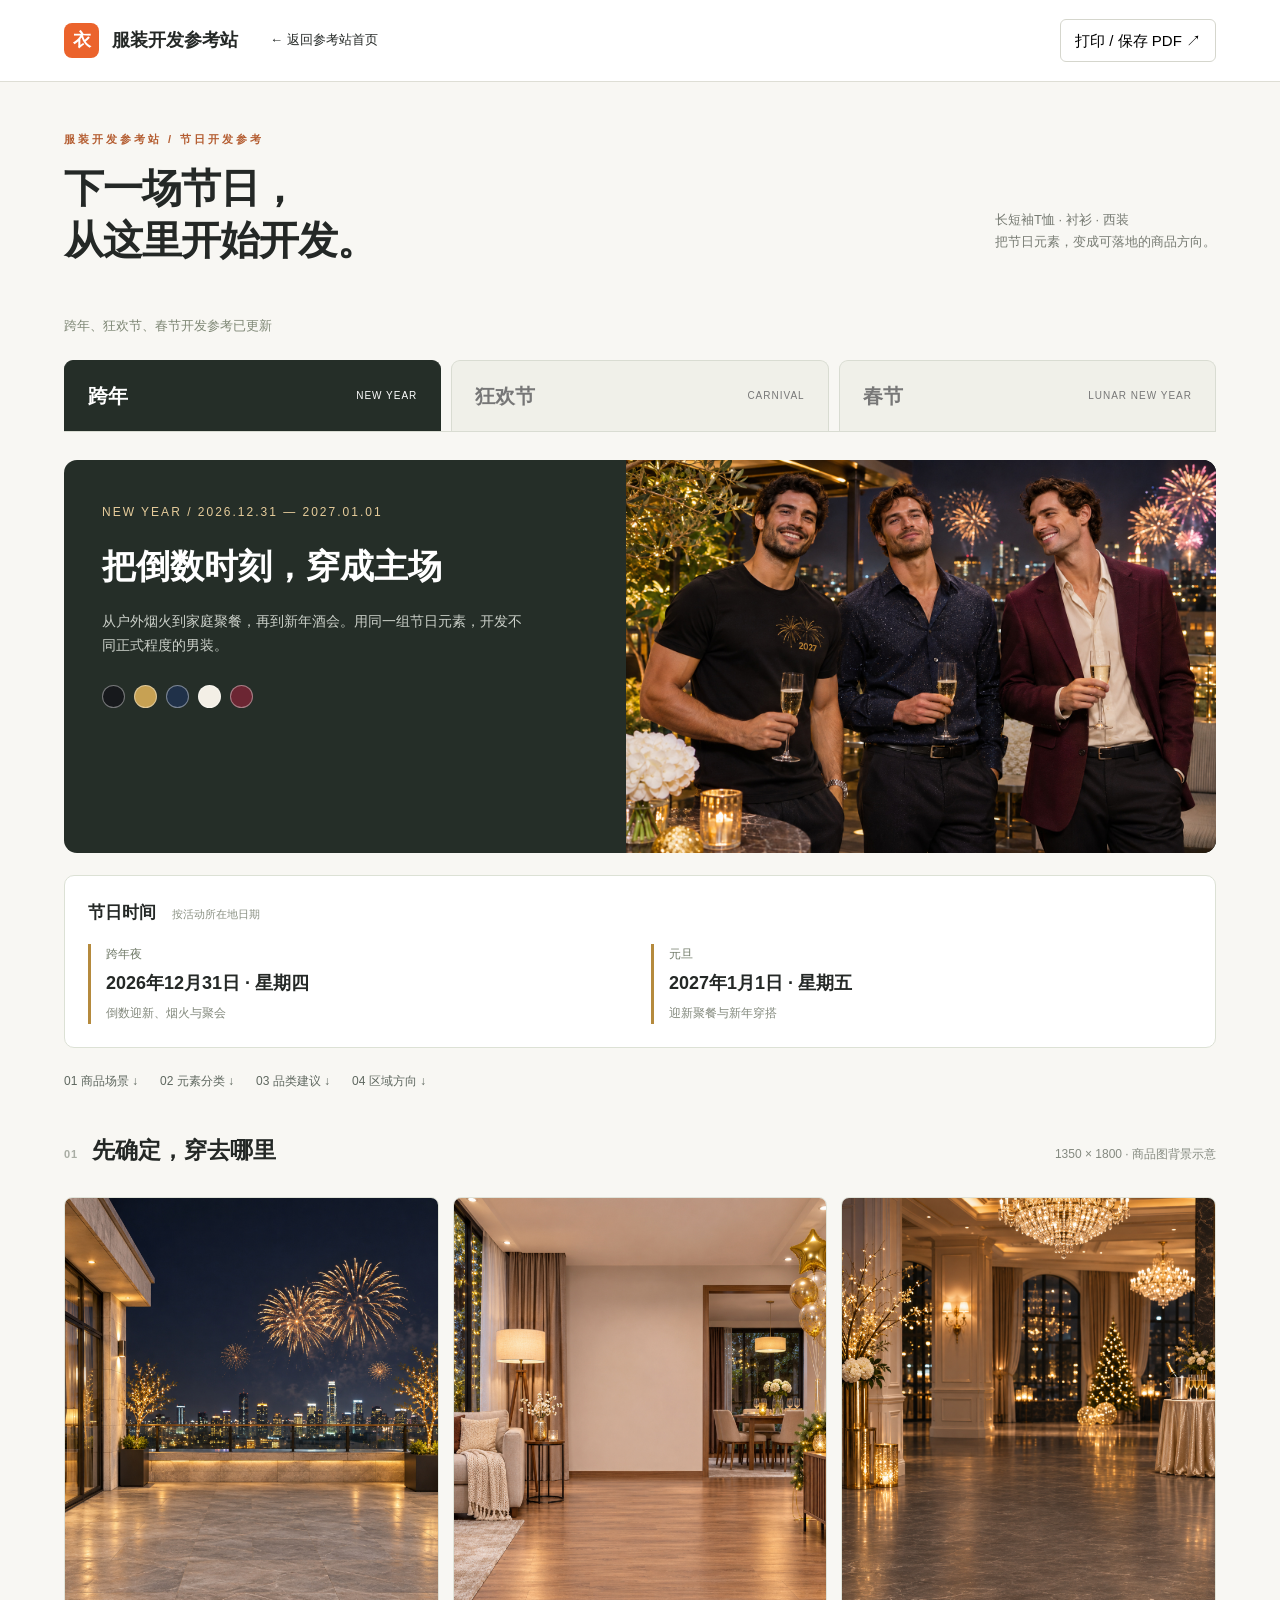
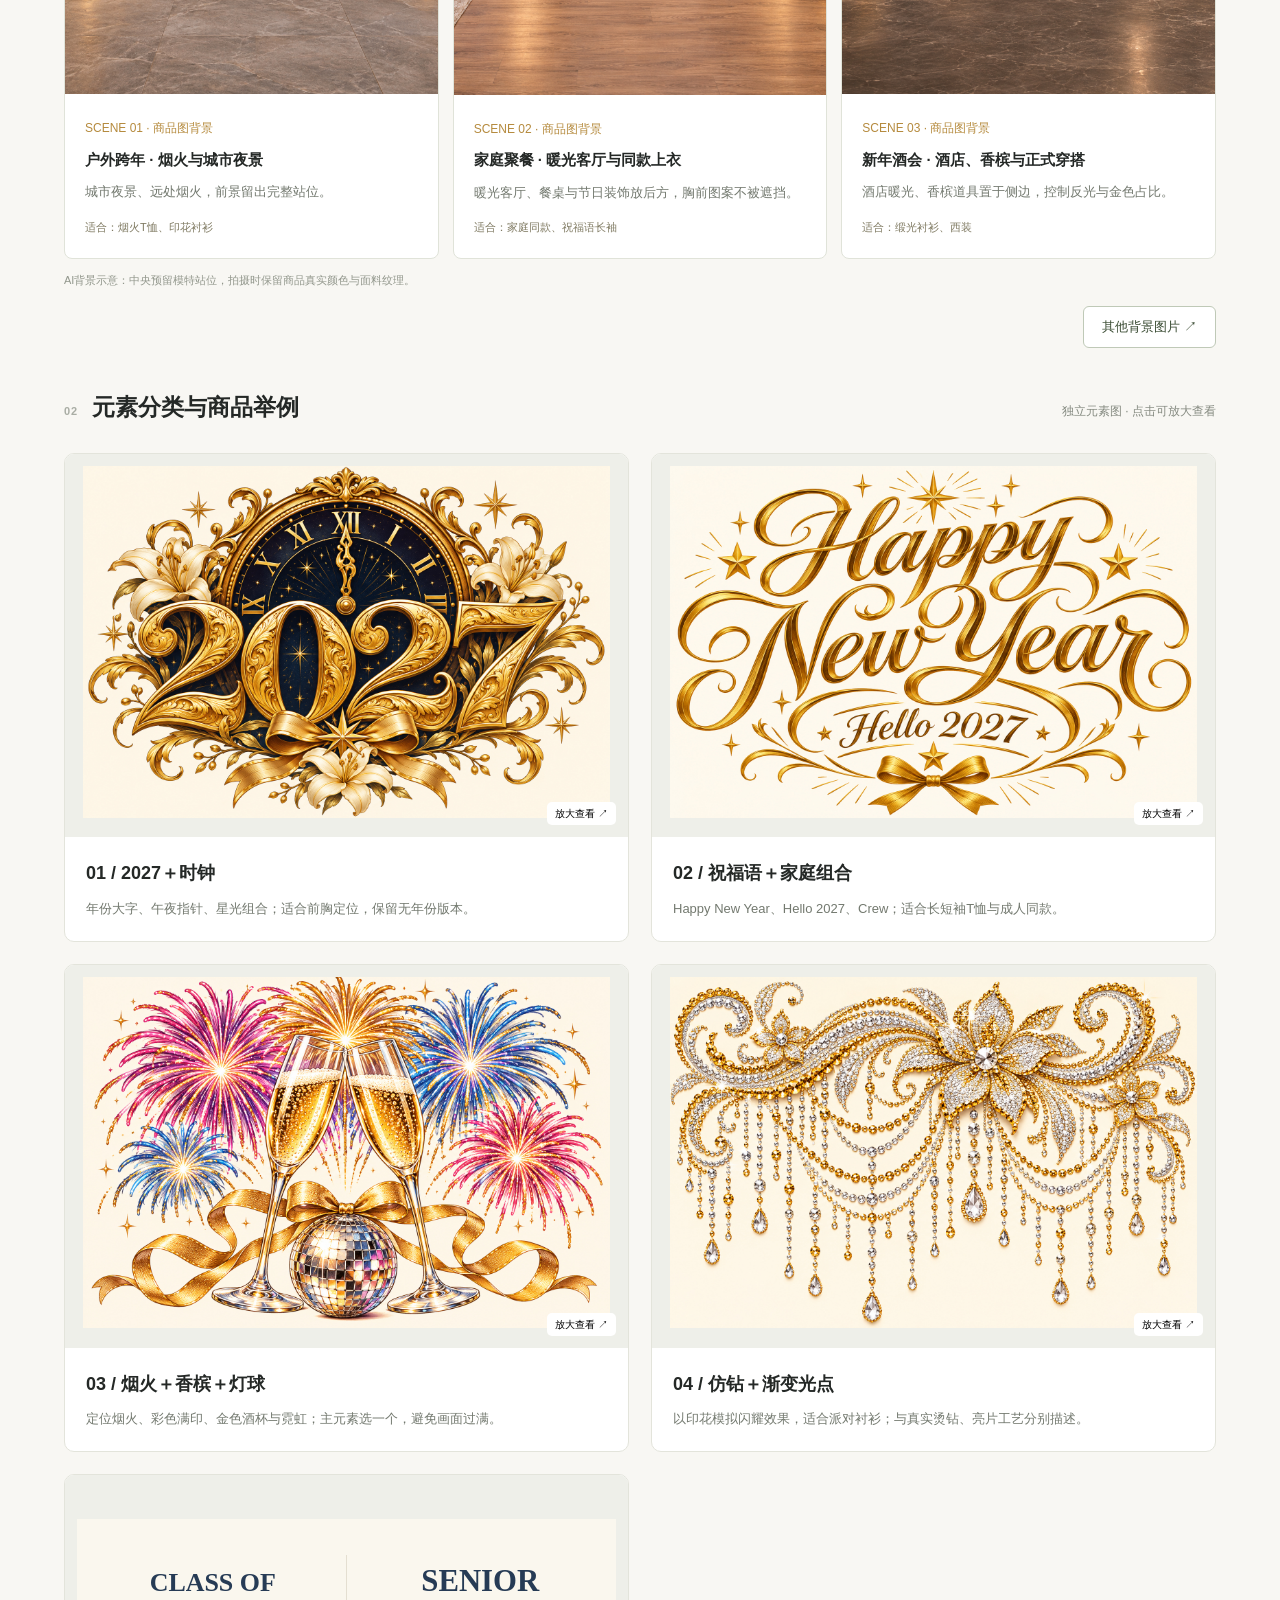
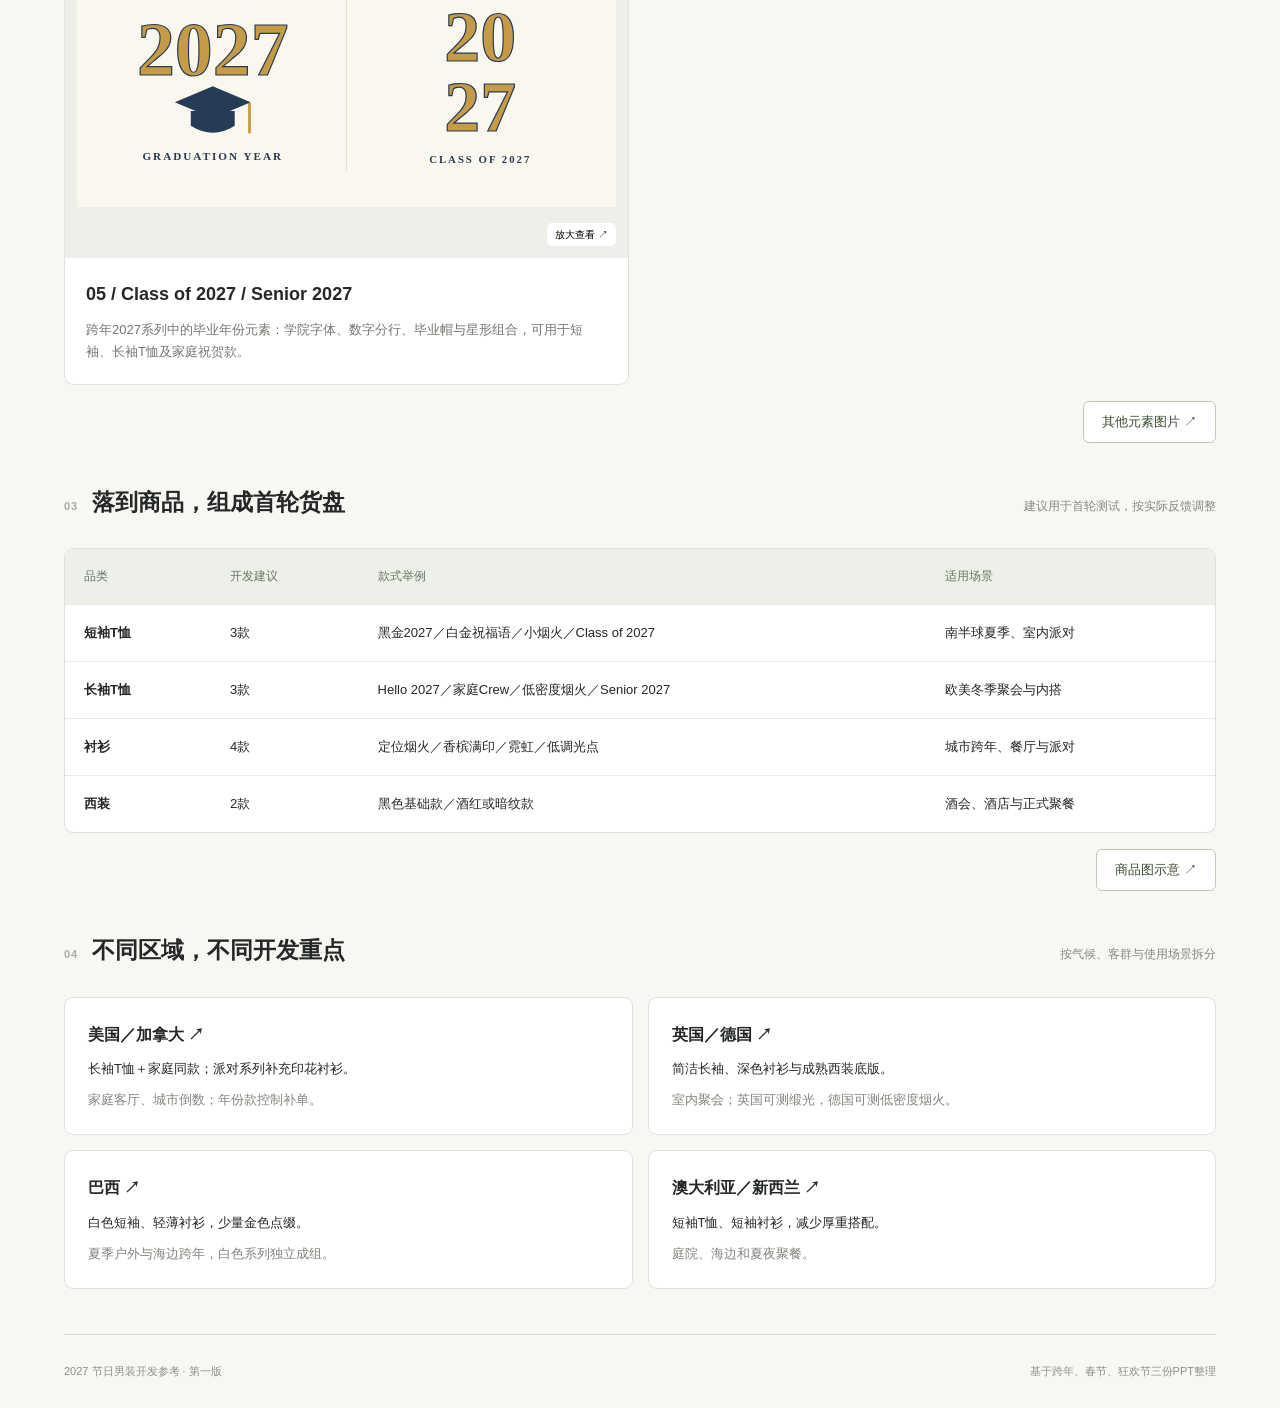
<file: festivals.html>
<!DOCTYPE html><html lang="zh-CN"><head><meta charset="utf-8"><meta name="viewport" content="width=device-width,initial-scale=1"><title>节日开发参考 · 服装开发参考站</title><meta name="description" content="跨年、春节与狂欢节男装开发参考"><link rel="stylesheet" href="style.css"></head><body><header><a href="#newyear" class="brand"><span>衣</span> 服装开发参考站</a><a href="index.html" style="color:inherit;text-decoration:none;font-size:13px">← 返回参考站首页</a><button onclick="window.print()" class="print">打印 / 保存 PDF ↗</button></header><main><div class="opening"><div><p class="eyebrow">服装开发参考站 / 节日开发参考</p><h1>下一场节日，<br>从这里开始开发。</h1></div><p>长短袖T恤 · 衬衫 · 西装<br>把节日元素，变成可落地的商品方向。</p></div><p style="color:#7e8775;font-size:13px">跨年、狂欢节、春节开发参考已更新</p><nav aria-label="节日页签" role="tablist" id="tabs"></nav><div id="content"></div><footer>2027 节日男装开发参考 · 第一版 <span>基于跨年、春节、狂欢节三份PPT整理</span></footer></main><dialog id="viewer"><button aria-label="关闭大图" onclick="this.parentElement.close()">关闭 ×</button><img alt="参考图放大"><p>原创元素示意，实际印花与工艺效果以打样为准。</p></dialog><script src="data.js?v=confirmed-20261109"></script><script src="app.js"></script></body></html>
</file>
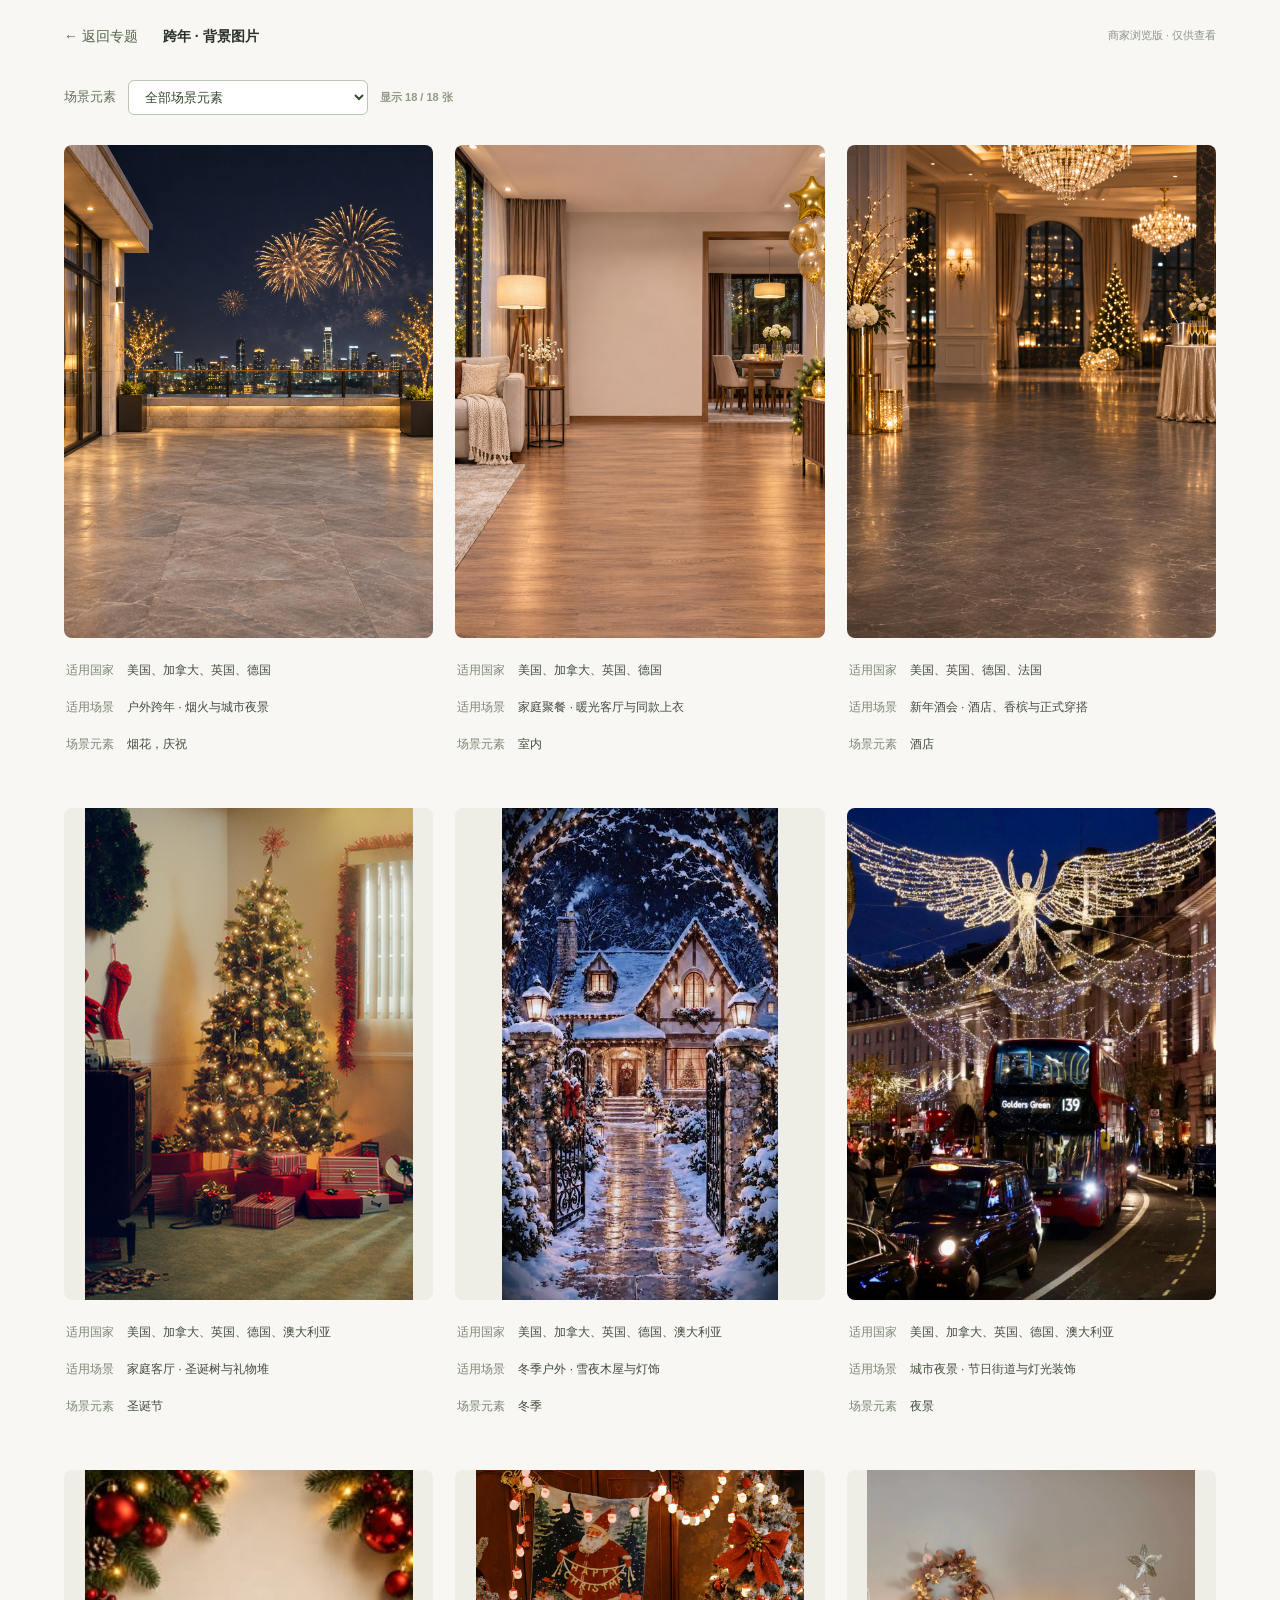
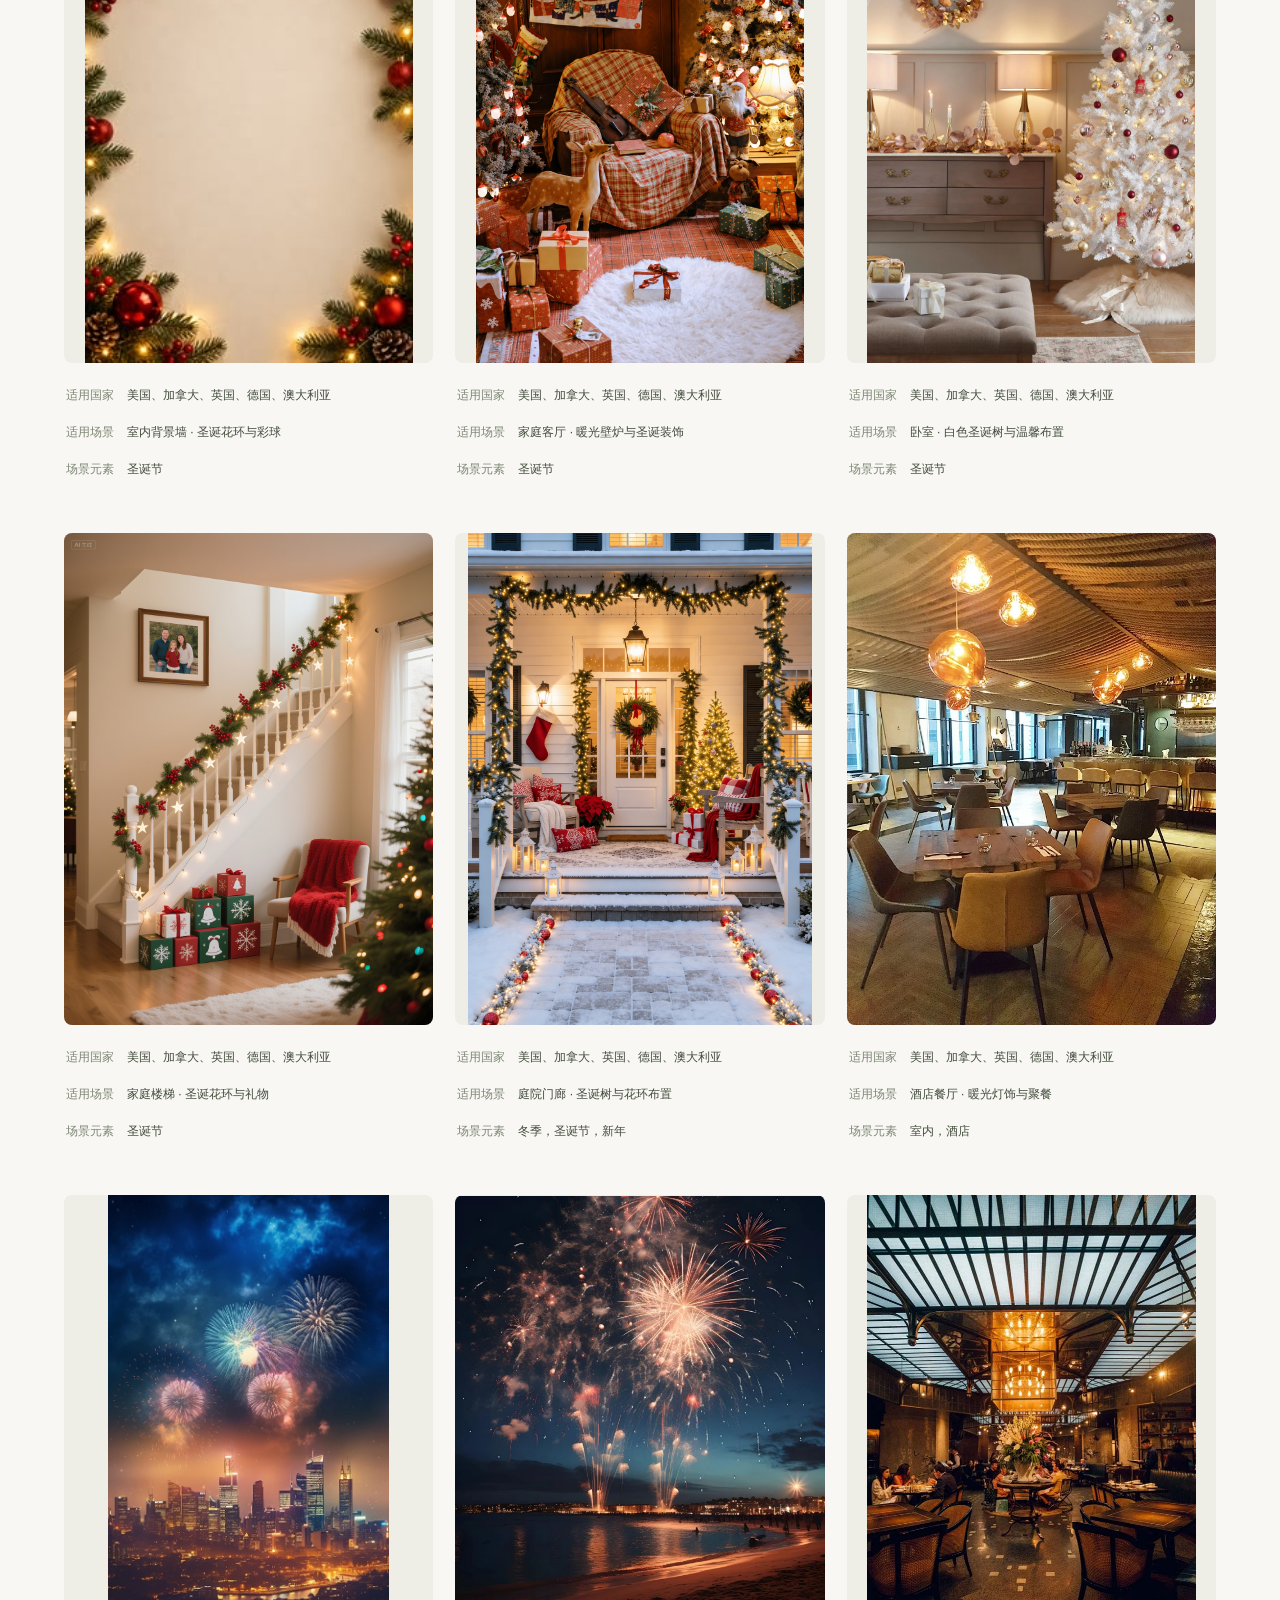
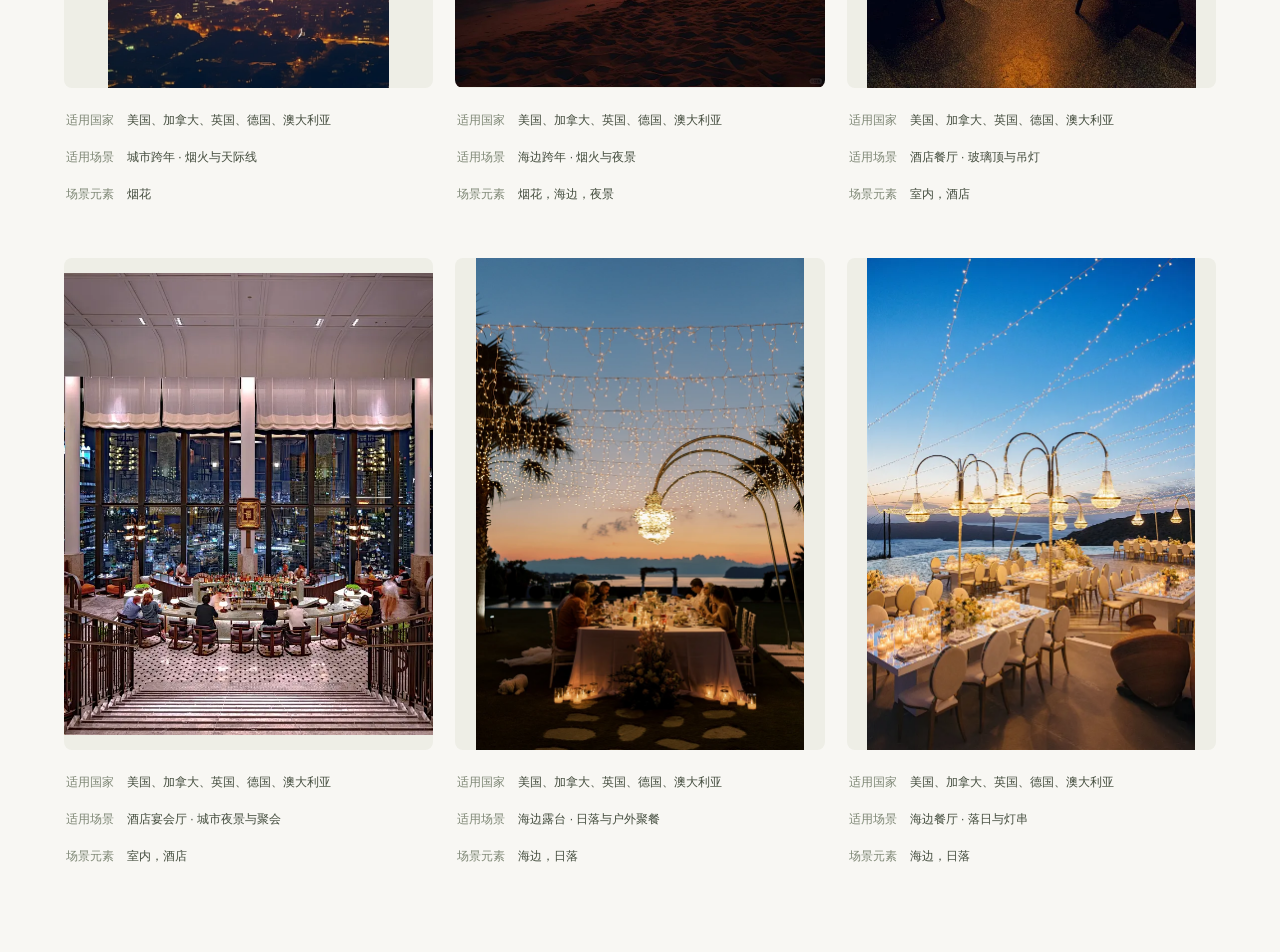
<file: gallery.html>
<!doctype html><html lang="zh-CN"><head><meta charset="utf-8"><meta name="viewport" content="width=device-width,initial-scale=1"><title>图片参考</title><link rel="stylesheet" href="gallery.css?v=ai-20261109"></head><body><nav><a id="back" href="index.html">← 返回专题</a><span id="page-name"></span><small id="status">商家浏览版 · 仅供查看</small></nav><main id="gallery"></main><dialog id="large"><button type="button" id="close">关闭 ×</button><img alt="高清图片"></dialog><script src="data.js?v=confirmed-20261109"></script><script src="migrated-data.js?v=confirmed-20261109"></script><script src="gallery.js?v=ai-20261109"></script></body></html>
</file>
<file: style.css>
*{box-sizing:border-box}html{scroll-behavior:smooth}body{margin:0;background:#f8f7f3;color:#242826;font:15px/1.7 -apple-system,BlinkMacSystemFont,"Segoe UI","Microsoft Yahei",sans-serif}button,a{-webkit-tap-highlight-color:transparent}button{font:inherit;cursor:pointer}header{height:82px;border-bottom:1px solid #deded5;padding:0 5%;display:flex;align-items:center;gap:32px;background:#fff}.brand{font-size:18px;font-weight:700;color:inherit;text-decoration:none}.brand span{display:inline-grid;place-items:center;background:#eb632c;color:#fff;width:35px;height:35px;margin-right:8px;border-radius:8px}header small{font-size:10px;letter-spacing:2px;color:#85877f}.print{margin-left:auto;background:none;border:1px solid #d5d6cd;border-radius:6px;padding:8px 14px}main{max-width:1370px;margin:auto;padding:0 5%}.opening{display:flex;align-items:end;justify-content:space-between;padding:48px 0 36px;gap:25px}.eyebrow{color:#b45d31;letter-spacing:3px;font-size:11px;font-weight:700;margin:0 0 13px}h1{font-size:40px;line-height:1.3;letter-spacing:-1px;margin:0}.opening>p{color:#777b73;font-size:13px}nav{display:flex;border-bottom:1px solid #d9dcd2;margin-bottom:28px;gap:10px;position:sticky;top:0;background:#f8f7f3;z-index:3;padding-top:10px}nav button{flex:1;display:flex;justify-content:space-between;align-items:center;padding:18px 23px;border:1px solid #d9dcd2;border-bottom:0;background:#f0f0e9;border-radius:9px 9px 0 0;color:#777}nav button[aria-selected=true]{background:#252e28;color:#fff;border-color:#252e28}nav strong{font-size:20px}nav small{font-size:10px;letter-spacing:1px}.hero{display:grid;grid-template-columns:1fr 1.05fr;background:#252e28;color:#fff;border-radius:13px;overflow:hidden;min-height:360px}.hero-copy{padding:38px}.hero .date{display:inline-block;font-size:12px;letter-spacing:2px;color:#e6cc9b;margin-bottom:22px}.hero h2{font-size:34px;line-height:1.35;margin:0 0 20px}.hero p{color:#cbd0c9;max-width:420px;font-size:14px}.hero-img{width:100%;height:100%;object-fit:cover;max-height:430px}.swatches{display:flex;gap:9px;margin-top:27px}.swatches span{height:23px;width:23px;border-radius:50%;border:1px solid #ffffff66}.jump{display:flex;flex-wrap:wrap;gap:22px;margin:23px 0 38px;font-size:12px}.jump a{color:#5e675f;text-decoration:none}.section-head{display:flex;align-items:baseline;gap:14px;margin:40px 0 20px}.section-head b{font-size:11px;color:#a9ada4;letter-spacing:1px}.section-head h2{font-size:23px;margin:0}.section-head p{margin-left:auto;color:#858a80;font-size:12px}.scenes{display:grid;grid-template-columns:repeat(3,1fr);gap:14px}.scene{padding:22px;background:#eeefe7;border-radius:8px}.scene span{color:var(--accent);font-size:12px}.scene h3{font-size:15px;margin:7px 0}.cards{display:grid;grid-template-columns:repeat(2,1fr);gap:22px}.card{background:#fff;border:1px solid #e3e4db;border-radius:10px;overflow:hidden}.imagebutton{display:block;width:100%;padding:12px;background:#eeefe9;border:0;position:relative;height:250px}.imagebutton img{width:100%;height:100%;object-fit:contain}.imagebutton em{position:absolute;bottom:12px;right:12px;font-size:10px;font-style:normal;background:#fff;padding:3px 8px;border-radius:5px}.card-copy{padding:21px}.card h3{margin:0 0 9px;font-size:18px}.card p{margin:0;font-size:13px;color:#73796f}.tablewrap{overflow:auto;background:#fff;border:1px solid #dfe2d8;border-radius:9px}table{border-collapse:collapse;width:100%;min-width:650px;text-align:left}th{background:#edf0e8;color:#6c756a;font-size:12px;font-weight:500}th,td{padding:17px 19px;border-bottom:1px solid #e9ebe4}td{font-size:13px}td:first-child{font-weight:700;white-space:nowrap}tr:last-child td{border:0}.regions{display:grid;grid-template-columns:repeat(2,1fr);gap:15px}.region{background:#fff;border:1px solid #e1e3d9;padding:23px;border-radius:9px}.region h3{font-size:16px;margin:0 0 10px}.region p{font-size:13px;margin:6px 0}.region small{color:#81877d}.note{margin-top:25px;background:#eee9dd;padding:18px 22px;color:#776c51;font-size:12px;border-radius:8px}.workflow{display:grid;grid-template-columns:repeat(4,1fr);gap:15px;padding:24px;background:#e9ede4;border-radius:10px}.workflow strong{display:block;margin-bottom:7px}.workflow p{font-size:12px;margin:0;color:#737b6c}footer{border-top:1px solid #d9ddd2;padding:27px 0;margin-top:45px;font-size:11px;color:#8c9285}footer span{float:right}dialog{width:min(1100px,96vw);max-height:94vh;border:0;border-radius:12px;padding:20px;background:#f7f7f2}dialog::backdrop{background:#111b}dialog img{width:100%;max-height:78vh;object-fit:contain}dialog button{float:right;border:0;background:#e5e8de;padding:6px 12px;border-radius:4px}dialog p{font-size:12px;color:#6c7565}a:focus-visible,button:focus-visible{outline:3px solid #eb632c;outline-offset:3px}@media(max-width:700px){header{height:68px;padding:0 5%}header small,.print{display:none}.opening{padding:30px 0 20px;display:block}h1{font-size:30px}.opening>p{font-size:12px}nav{gap:5px}nav button{padding:12px 10px;display:block}nav strong{font-size:17px}nav small{display:block;font-size:8px}.hero{grid-template-columns:1fr}.hero-copy{padding:27px}.hero h2{font-size:27px}.hero-img{max-height:300px}.scenes,.cards,.regions{grid-template-columns:1fr}.section-head p{display:none}.section-head{margin-top:30px}.imagebutton{height:240px}.workflow{grid-template-columns:1fr 1fr;padding:20px}.jump{gap:18px}.scene{padding:16px}footer span{float:none;display:block}main{padding:0 4%}}@media print{header,nav,.jump,footer{display:none}.hero{break-inside:avoid}.cards,.regions{display:block}.card,.region{break-inside:avoid;margin-bottom:16px}.imagebutton{height:260px}body{background:#fff}.opening{padding-top:0}}

/* Photo backgrounds for each festival scene */
.scene{padding:0;overflow:hidden;border:1px solid #e0e3d9;background:#fff}.scene-background{width:100%;aspect-ratio:1.5;background-image:url('festival-backgrounds.png');background-size:300% 300%;background-repeat:no-repeat}.scene-copy{padding:20px}.scene-copy p{font-size:13px;color:#73796f;margin:9px 0}.scene-copy small{font-size:11px;color:#807b63}.scene-footnote{font-size:11px;color:#92978c;margin:12px 0 0}#scenes,#elements,#products,#regions{scroll-margin-top:95px}

.scene-background{display:block;width:100%;height:auto;aspect-ratio:3/4;object-fit:cover;background-image:none}.scene{align-self:start}

.festival-dates{margin:22px 0 0;padding:23px;border:1px solid #dce1d5;border-radius:10px;background:#fff}.date-title{display:flex;gap:16px;align-items:baseline;margin-bottom:16px}.date-title>span{font-size:17px;font-weight:700}.date-title small{font-size:11px;color:#8b9284}.date-grid{display:flex;gap:22px}.date-grid article{flex:1;border-left:3px solid var(--accent);padding-left:15px}.date-grid article>span{display:block;color:#717b69;font-size:12px}.date-grid strong{display:block;font-size:18px;margin:6px 0;line-height:1.5}.date-grid p{font-size:12px;color:#848a7e;margin:0}.date-grid a{font-size:10px;color:#818876}@media(max-width:700px){.date-grid{flex-direction:column;gap:19px}.date-grid strong{font-size:17px}.festival-dates{padding:20px}}

.more-row{display:flex;justify-content:flex-end;margin:16px 0 12px}.more-row a{padding:9px 18px;border:1px solid #bfc9b7;border-radius:6px;background:#fff;color:#394b32;font-size:13px;text-decoration:none}.more-row a:hover{background:#e9ede3}.imagebutton{height:auto;aspect-ratio:3/2}.hero-img{object-fit:contain;background:#252e28}
</file>
<file: gallery.css>
*{box-sizing:border-box}body{margin:0;background:#f8f7f3;color:#283028;font:14px/1.6 -apple-system,BlinkMacSystemFont,"Microsoft Yahei",sans-serif}nav{max-width:1370px;margin:auto;padding:25px 5%;display:flex;gap:25px;align-items:center}nav a{color:#536449;text-decoration:none}nav span{font-weight:600}nav small{margin-left:auto;font-size:11px;color:#8c9387}main{max-width:1370px;margin:auto;padding:5px 5% 60px;display:grid;grid-template-columns:repeat(3,minmax(0,1fr));gap:28px 22px}.item{min-width:0}.photo{width:100%;aspect-ratio:3/4;background:#eeeee6;border:0;padding:0;display:grid;place-items:center;cursor:zoom-in;border-radius:8px;overflow:hidden}.photo img{width:100%;height:100%;object-fit:contain;display:block}.elements .photo{aspect-ratio:3/2}.photo.empty{border:1px dashed #bfc8b6;cursor:pointer;color:#9aa18f;font:inherit}.photo.empty span{font-size:28px;font-weight:300}.captions{padding:13px 2px}.field{display:flex;align-items:flex-start;gap:8px;margin:5px 0}.field label{font-size:12px;white-space:nowrap;color:#7e8775;padding-top:5px}.field textarea{resize:vertical;min-height:32px;height:32px;border:0;border-bottom:1px solid #dce1d5;background:transparent;width:100%;font:inherit;font-size:12px;color:#434c3d;padding:5px;line-height:1.6}.field textarea:focus{outline:1px solid #b9c6ab;background:#fff}.field textarea::placeholder{color:#b3b9ac}.replace{border:0;background:none;padding:4px 0;color:#939c89;font-size:10px;cursor:pointer}dialog{border:0;border-radius:10px;max-width:96vw;max-height:95vh;padding:15px;background:#f8f7f3}dialog::backdrop{background:#111c}dialog img{max-width:90vw;max-height:84vh;object-fit:contain;display:block}dialog button{display:block;margin:0 0 8px auto;background:none;border:0;font:inherit;cursor:pointer}button:focus-visible,a:focus-visible{outline:3px solid #c78c49}@media(max-width:800px){main{grid-template-columns:repeat(2,minmax(0,1fr));gap:22px 14px}nav{gap:15px;flex-wrap:wrap}nav small{width:100%;margin:0}}@media(max-width:480px){main{grid-template-columns:1fr}.photo{max-height:none}} 

.products .photo{aspect-ratio:3/2}
.image-actions{display:flex;align-items:center;gap:18px}.delete-image{border:0;background:transparent;color:#ad5149;font-size:11px;padding:4px 0;cursor:pointer}.delete-image:hover{text-decoration:underline}.gallery-tools{max-width:1370px;margin:-35px auto 0;padding:0 5% 45px;display:flex;flex-wrap:wrap;justify-content:center;gap:12px}.gallery-tools button{font:inherit;font-size:13px;padding:10px 19px;background:#fff;border:1px solid #bcc8b1;border-radius:6px;color:#46563c;cursor:pointer}.gallery-tools button[hidden]{display:none}button:disabled{cursor:wait;opacity:.6}
.gallery-tools{position:sticky;bottom:0;z-index:5;margin:0 auto;padding:14px 5%;background:#f8f7f3f2;border-top:1px solid #dce2d3;backdrop-filter:blur(8px)}
nav{flex-wrap:wrap}.scene-filter-row{display:flex;align-items:center;gap:12px;width:100%;padding-top:8px}.scene-filter-row label{font-size:13px;color:#65715c}.scene-filter-row select{font:inherit;font-size:13px;min-width:240px;max-width:70vw;padding:8px 32px 8px 12px;border:1px solid #bcc8b1;border-radius:6px;background:#fff;color:#364a2f}.filter-count{font-size:11px;color:#909a85}.item[hidden]{display:none}@media(max-width:480px){.scene-filter-row{gap:8px;flex-wrap:wrap}.scene-filter-row select{min-width:190px}}

.products .photo{aspect-ratio:3/4}

/* Keep every uploaded image inside the fixed photo viewport. */
.photo{position:relative;display:block;min-height:0}.photo img{position:absolute;inset:0;width:100%;height:100%;max-width:100%;max-height:100%;object-fit:contain}.photo.empty span{position:absolute;inset:0;display:grid;place-items:center}

.field-label{font-size:12px;white-space:nowrap;color:#7e8775;padding-top:5px}.field-value{margin:0;padding:5px;min-height:32px;width:100%;font-size:12px;line-height:1.6;color:#434c3d;white-space:pre-wrap;overflow-wrap:anywhere}

.ai-prompt{border-top:1px solid #d8dfcf;padding-top:18px;margin-top:20px;font-size:16px;line-height:1.8}.ai-prompt h3{font-size:19px}.ai-prompt button{margin-top:14px;padding:10px 15px;background:#2c4032;color:white;border:0;border-radius:6px;cursor:pointer}.ai-prompt summary{cursor:pointer;color:#536a46}
</file>
